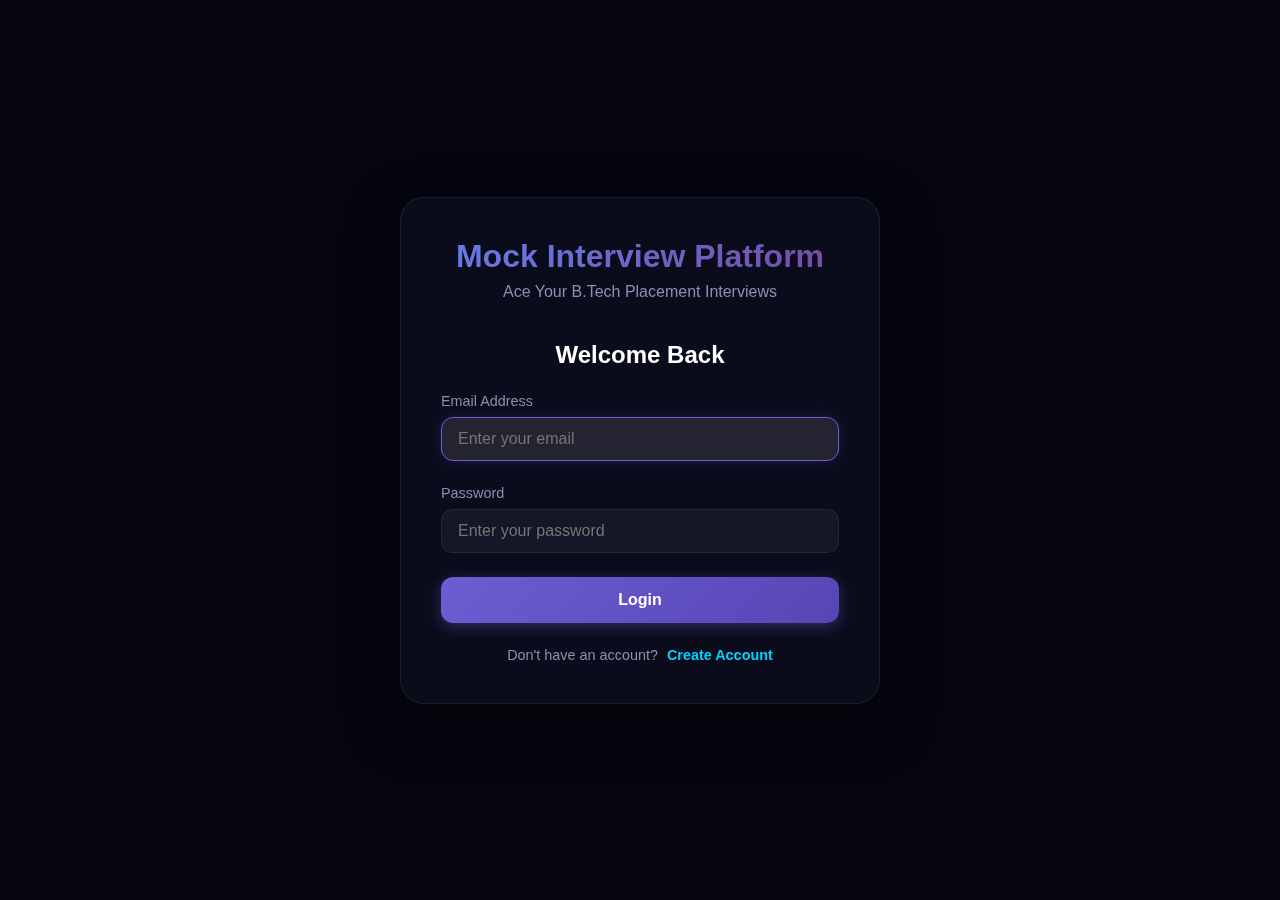
<file: frontend/index.html>
<!DOCTYPE html>
<html lang="en">

<head>
    <meta charset="UTF-8">
    <meta name="viewport" content="width=device-width, initial-scale=1.0">
    <title>Mock Interview Platform - Login</title>
    <link rel="stylesheet" href="css/style.css">
    <link rel="stylesheet" href="css/animations.css">
</head>

<body>
    <div class="container">
        <div class="auth-box">
            <!-- Hero Section -->
            <div class="hero-section">
                <h1 class="gradient-text">Mock Interview Platform</h1>
                <p class="subtitle">Ace Your B.Tech Placement Interviews</p>
            </div>

            <!-- Login Form -->
            <div id="login-form" class="form-container">
                <h2>Welcome Back</h2>
                <form onsubmit="handleLogin(event)">
                    <div class="form-group">
                        <label for="login-email">Email Address</label>
                        <input type="email" id="login-email" placeholder="Enter your email" required
                            autocomplete="email">
                    </div>
                    <div class="form-group">
                        <label for="login-password">Password</label>
                        <input type="password" id="login-password" placeholder="Enter your password" required
                            autocomplete="current-password">
                    </div>
                    <button type="submit" class="btn btn-primary ripple-container" id="login-btn">
                        <span>Login</span>
                    </button>
                </form>
                <p class="toggle-form">
                    Don't have an account?
                    <a href="#" onclick="toggleForms(event)" class="btn-link">Create Account</a>
                </p>
            </div>

            <!-- Register Form -->
            <div id="register-form" class="form-container" style="display: none;">
                <h2>Create Account</h2>
                <form onsubmit="handleRegister(event)">
                    <div class="form-group">
                        <label for="register-name">Full Name</label>
                        <input type="text" id="register-name" placeholder="Enter your full name" required
                            autocomplete="name">
                    </div>
                    <div class="form-group">
                        <label for="register-email">Email Address</label>
                        <input type="email" id="register-email" placeholder="Enter your email" required
                            autocomplete="email">
                    </div>
                    <div class="form-group">
                        <label for="register-password">Password</label>
                        <input type="password" id="register-password" placeholder="Create a password (min 6 characters)"
                            required autocomplete="new-password" minlength="6">
                    </div>
                    <button type="submit" class="btn btn-primary ripple-container" id="register-btn">
                        <span>Create Account</span>
                    </button>
                </form>
                <p class="toggle-form">
                    Already have an account?
                    <a href="#" onclick="toggleForms(event)" class="btn-link">Login</a>
                </p>
            </div>

            <div id="message" class="message" style="display: none;"></div>
        </div>
    </div>

    <script src="js/main.js"></script>
    <script>
        // Toggle between login and register forms with smooth animation
        function toggleForms(event) {
            event.preventDefault();

            const loginForm = document.getElementById('login-form');
            const registerForm = document.getElementById('register-form');

            // Add fade out animation
            const activeForm = loginForm.style.display !== 'none' ? loginForm : registerForm;
            const inactiveForm = loginForm.style.display !== 'none' ? registerForm : loginForm;

            activeForm.style.opacity = '0';
            activeForm.style.transform = 'translateY(-20px)';

            setTimeout(() => {
                activeForm.style.display = 'none';
                inactiveForm.style.display = 'block';
                inactiveForm.style.opacity = '0';
                inactiveForm.style.transform = 'translateY(20px)';

                // Trigger reflow
                inactiveForm.offsetHeight;

                // Fade in
                inactiveForm.style.transition = 'all 0.3s ease';
                inactiveForm.style.opacity = '1';
                inactiveForm.style.transform = 'translateY(0)';
            }, 300);

            // Clear message
            const messageDiv = document.getElementById('message');
            messageDiv.style.display = 'none';
            messageDiv.textContent = '';
        }

        // Add ripple effect to buttons
        function createRipple(event) {
            const button = event.currentTarget;
            const ripple = document.createElement('span');
            const rect = button.getBoundingClientRect();
            const size = Math.max(rect.width, rect.height);
            const x = event.clientX - rect.left - size / 2;
            const y = event.clientY - rect.top - size / 2;

            ripple.style.width = ripple.style.height = size + 'px';
            ripple.style.left = x + 'px';
            ripple.style.top = y + 'px';
            ripple.classList.add('ripple');

            button.appendChild(ripple);

            setTimeout(() => ripple.remove(), 600);
        }

        // Add ripple effect to all buttons
        document.querySelectorAll('.ripple-container').forEach(button => {
            button.addEventListener('click', createRipple);
        });

        // Handle registration
        async function handleRegister(event) {
            event.preventDefault();

            const name = document.getElementById('register-name').value.trim();
            const email = document.getElementById('register-email').value.trim();
            const password = document.getElementById('register-password').value;

            // Validate inputs
            if (!name || !email || !password) {
                showMessage('Please fill in all fields', 'error');
                return;
            }

            if (password.length < 6) {
                showMessage('Password must be at least 6 characters', 'error');
                shakeInput('register-password');
                return;
            }

            const registerBtn = document.getElementById('register-btn');
            registerBtn.disabled = true;
            registerBtn.innerHTML = '<span class="loading-dots">Creating account</span>';

            try {
                const response = await fetch(`${API_BASE_URL}/auth/register`, {
                    method: 'POST',
                    headers: { 'Content-Type': 'application/json' },
                    body: JSON.stringify({
                        full_name: name,
                        email: email,
                        password: password
                    })
                });

                const data = await response.json();

                if (response.ok) {
                    // Auto-login after register
                    localStorage.setItem('auth_token', data.token);
                    localStorage.setItem('user_id', data.user.id);
                    localStorage.setItem('user_email', data.user.email);
                    localStorage.setItem('user_name', data.user.name);

                    showMessage('✓ Account created! Redirecting...', 'success');
                    setTimeout(() => {
                        window.location.href = 'student_dashboard.html';
                    }, 1500);
                } else {
                    showMessage(data.error || 'Registration failed', 'error');
                    shakeInput('register-email');
                }
            } catch (error) {
                showMessage('Unable to connect to server. Please try again.', 'error');
                console.error('Registration error:', error);
            } finally {
                registerBtn.disabled = false;
                registerBtn.innerHTML = '<span>Create Account</span>';
            }
        }

        // Handle login
        async function handleLogin(event) {
            event.preventDefault();

            const email = document.getElementById('login-email').value.trim();
            const password = document.getElementById('login-password').value;

            if (!email || !password) {
                showMessage('Please enter email and password', 'error');
                return;
            }

            const loginBtn = document.getElementById('login-btn');
            loginBtn.disabled = true;
            loginBtn.innerHTML = '<span class="loading-dots">Logging in</span>';

            try {
                const response = await fetch(`${API_BASE_URL}/auth/login`, {
                    method: 'POST',
                    headers: { 'Content-Type': 'application/json' },
                    body: JSON.stringify({
                        email: email,
                        password: password
                    })
                });

                const data = await response.json();

                if (response.ok) {
                    // Save user data
                    localStorage.setItem('auth_token', data.token);
                    localStorage.setItem('user_id', data.user.id);
                    localStorage.setItem('user_email', data.user.email);
                    localStorage.setItem('user_name', data.user.name);

                    showMessage('✓ Login successful! Redirecting...', 'success');

                    // Redirect based on role
                    setTimeout(() => {
                        if (data.user.role === 'admin') {
                            window.location.href = 'admin.html';
                        } else {
                            window.location.href = 'student_dashboard.html';
                        }
                    }, 1000);
                } else {
                    showMessage(data.error || 'Invalid email or password', 'error');
                    shakeInput('login-email');
                    shakeInput('login-password');
                }
            } catch (error) {
                showMessage('Unable to connect to server. Please try again.', 'error');
                console.error('Login error:', error);
            } finally {
                loginBtn.disabled = false;
                loginBtn.innerHTML = '<span>Login</span>';
            }
        }

        // Show message with animation
        function showMessage(text, type) {
            const messageDiv = document.getElementById('message');
            messageDiv.textContent = text;
            messageDiv.className = `message ${type}`;
            messageDiv.style.display = 'block';
            messageDiv.classList.add('animate-slide-down');

            // Remove animation class after animation completes
            setTimeout(() => {
                messageDiv.classList.remove('animate-slide-down');
            }, 500);
        }

        // Shake input on error
        function shakeInput(inputId) {
            const input = document.getElementById(inputId);
            input.classList.add('error', 'animate-shake');

            setTimeout(() => {
                input.classList.remove('error', 'animate-shake');
            }, 500);
        }

        // Add smooth transitions to form containers
        document.querySelectorAll('.form-container').forEach(form => {
            form.style.transition = 'all 0.3s ease';
        });

        // Auto-focus first input
        document.getElementById('login-email').focus();
    </script>
</body>

</html>
</file>
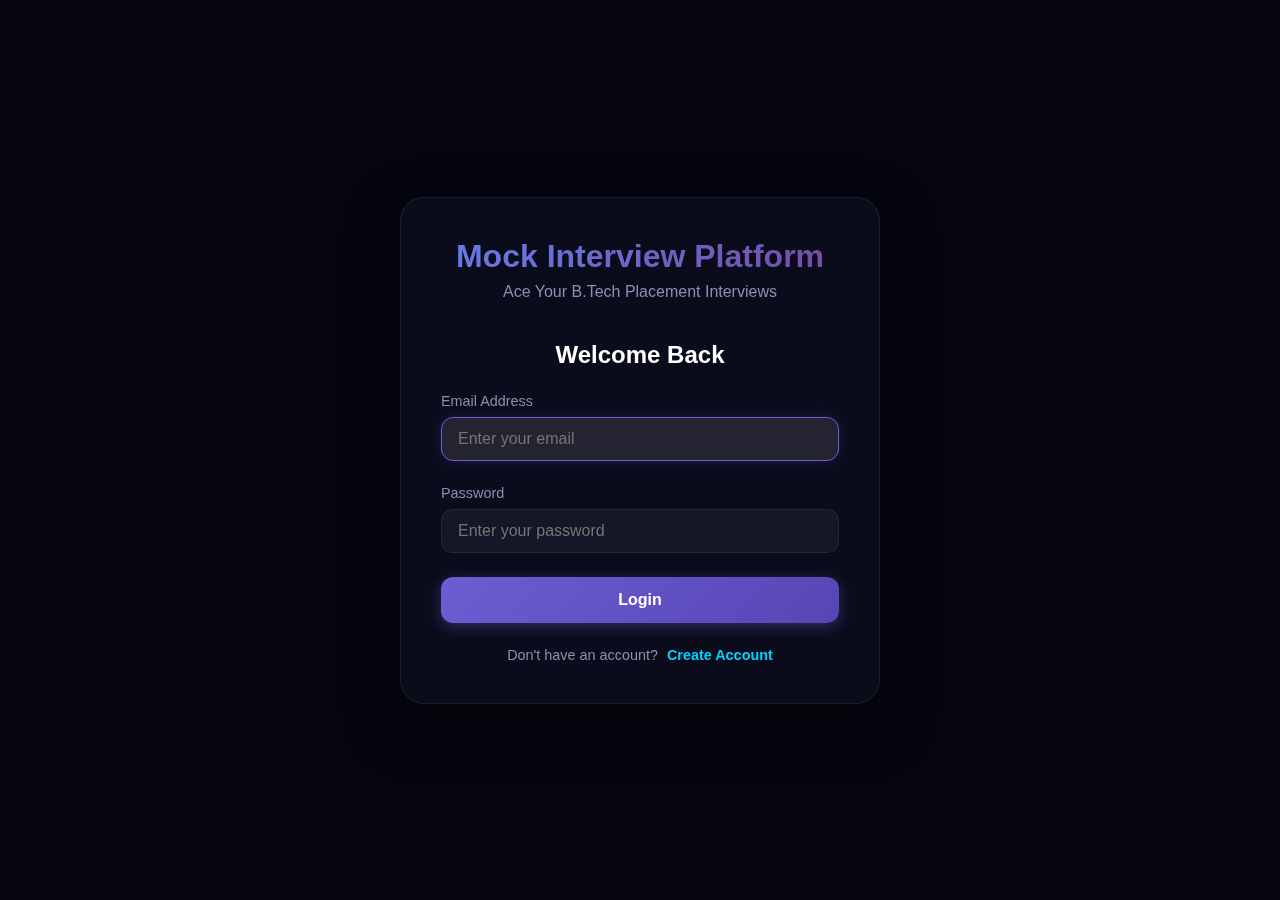
<file: frontend/result.html>
<!DOCTYPE html>
<html lang="en">

<head>
    <meta charset="UTF-8">
    <meta name="viewport" content="width=device-width, initial-scale=1.0">
    <title>Results | Command Center</title>
    <link rel="preconnect" href="https://fonts.googleapis.com">
    <link
        href="https://fonts.googleapis.com/css2?family=JetBrains+Mono:wght@400;700&family=Outfit:wght@300;400;600;700&display=swap"
        rel="stylesheet">
    <link rel="stylesheet" href="css/style.css">
    <link rel="stylesheet" href="css/animations.css">
</head>

<body class="command-center-body">
    <div class="ambient-bg"></div>
    <div class="grid-overlay"></div>

    <div class="hud-container">
        <!-- HEADER -->
        <header class="hud-header glass-panel">
            <div class="logo-area">
                <span class="status-dot online"></span>
                <span class="system-text">CANDIDATE EVALUATION FORM</span>
            </div>
            <a href="upload_resume.html" class="primary-btn" style="padding: 8px 16px; font-size: 0.8rem;">
                NEW SESSION
            </a>
        </header>

        <main class="hud-main vertical-layout">
            <!-- TOP: Score Hero -->
            <section class="score-hero">
                <div class="glass-panel-minimal" style="text-align: center; padding: var(--space-lg);">
                    <div class="score-ring-container"
                        style="position: relative; width: 180px; height: 180px; margin: 0 auto;">
                        <svg width="180" height="180" style="transform: rotate(-90deg);">
                            <circle cx="90" cy="90" r="80" fill="none" stroke="var(--glass-border)" stroke-width="8">
                            </circle>
                            <circle id="score-ring" cx="90" cy="90" r="80" fill="none" stroke="var(--primary-accent)"
                                stroke-width="8" stroke-dasharray="502" stroke-dashoffset="502"
                                style="transition: stroke-dashoffset 2s ease-out;"></circle>
                        </svg>
                        <div style="position: absolute; top: 50%; left: 50%; transform: translate(-50%, -50%);">
                            <div class="system-text" style="font-size: 2.5rem; color: var(--text-main);"
                                id="final-score">0.0</div>
                            <div class="system-text" style="font-size: 0.7rem; color: var(--text-dim);">PERFORMANCE
                            </div>
                        </div>
                    </div>
                    <div style="margin-top: 1rem;">
                        <div id="feedback-rating" class="tag"
                            style="font-size: 1.2rem; background: rgba(255,255,255,0.05);">ANALYZING...</div>
                    </div>

                    <!-- Skill Breakdown -->
                    <div id="skill-stats" class="skill-breakdown" style="display:none; text-align: left;">
                        <div class="system-text" style="margin-bottom: 10px; color: var(--primary-accent);">SKILL
                            ANALYSIS</div>
                        <div id="skill-bars-container"></div>
                    </div>
                </div>
            </section>

            <!-- CENTER: Detailed Results Feed -->
            <section class="results-feed">
                <div class="feed-header">
                    <span class="system-text">/// DETAILED_ASSESSMENT_LOG</span>
                </div>
                <div id="answers-list" class="scrollable-feed">
                    <div class="loading-spinner"></div>
                </div>
            </section>
        </main>
    </div>

    <!-- Confetti -->
    <div id="confetti"
        style="position: absolute; top:0; left:0; width:100%; height:100%; pointer-events: none; z-index: 99;"></div>

    <script src="js/main.js"></script>
    <script>
        const sessionId = new URLSearchParams(window.location.search).get('session_id');
        if (!sessionId) window.location.href = 'upload_resume.html';

        async function loadResults() {
            try {
                const res = await fetch(`${API_BASE_URL}/interview/results/${sessionId}`);
                if (!res.ok) throw new Error("Failed to load results");

                const data = await res.json();

                // Animate Score
                const score = data.total_score;
                const max = 10;
                const offset = 565 - (565 * (score / max));
                setTimeout(() => document.getElementById('score-ring').style.strokeDashoffset = offset, 500);
                document.getElementById('final-score').innerText = score.toFixed(1);

                // Rating
                const ratingDiv = document.getElementById('feedback-rating');
                if (score >= 8) { ratingDiv.innerText = "EXCELLENT"; ratingDiv.style.color = "var(--success-green)"; triggerConfetti(); }
                else if (score >= 5) { ratingDiv.innerText = "SATISFACTORY"; ratingDiv.style.color = "var(--secondary-accent)"; }
                else { ratingDiv.innerText = "NEEDS IMPROVEMENT"; ratingDiv.style.color = "var(--error-red)"; }

                // Skill Breakdown
                if (data.skill_breakdown && data.skill_breakdown.length > 0) {
                    const skillContainer = document.getElementById('skill-stats');
                    const barsContainer = document.getElementById('skill-bars-container');
                    skillContainer.style.display = 'block';

                    barsContainer.innerHTML = data.skill_breakdown.map(s => {
                        const pct = (s.score / 10) * 100;
                        let colorClass = 'low';
                        if (s.score >= 8) colorClass = 'high';
                        else if (s.score >= 5) colorClass = 'med';

                        return `
                        <div class="skill-item">
                            <div class="skill-header">
                                <span>${s.skill}</span>
                                <span>${s.score}/10</span>
                            </div>
                            <div class="skill-track">
                                <div class="skill-fill ${colorClass}" style="width: ${pct}%"></div>
                            </div>
                        </div>`;
                    }).join('');
                }

                // List
                const list = document.getElementById('answers-list');
                list.innerHTML = data.answers.map((a, i) => {
                    const techScore = a.technical_score !== undefined ? a.technical_score : a.score;
                    const commScore = a.communication_score !== undefined ? a.communication_score : a.score;
                    const probScore = a.problem_solving_score !== undefined ? a.problem_solving_score : a.score;

                    return `
                    <div class="result-card animate-slide-in-right" style="animation-delay: ${i * 0.1}s">
                         <div style="display: flex; justify-content: space-between; margin-bottom: 0.5rem;">
                            <span class="system-text" style="color: var(--secondary-accent); font-size: 0.8rem;">Q${i + 1}</span>
                            <div class="tag">${a.difficulty}</div>
                        </div>
                        <div class="question-text" style="font-size: 1.1rem; margin-bottom: 0.5rem;">Q${i + 1}: ${formatQText(a.question_text)}</div>
                        <div class="answer-box">
                            <div style="color: var(--text-dim); font-size: 0.9rem; margin-bottom: 0.5rem;">CANDIDATE RESPONSE:</div>
                             <div style="color: var(--text-main); white-space: pre-wrap;">${formatQText(a.user_answer)}</div>
                        </div>

                        <!-- COMPETENCY PILLARS -->
                        <div style="display: flex; gap: 10px; margin-top: 15px;">
                             <div style="flex: 1; background: rgba(0,0,0,0.3); padding: 8px 10px; border-radius: 4px; border: 1px solid var(--glass-border);">
                                <div style="font-size: 0.7rem; color: var(--text-dim); margin-bottom: 2px;">TECHNICAL DEPTH</div>
                                <div style="color: ${techScore >= 7 ? 'var(--success-green)' : 'var(--text-main)'}; font-weight: bold; font-size: 1.1rem;">${techScore}/10</div>
                             </div>
                             <div style="flex: 1; background: rgba(0,0,0,0.3); padding: 8px 10px; border-radius: 4px; border: 1px solid var(--glass-border);">
                                <div style="font-size: 0.7rem; color: var(--text-dim); margin-bottom: 2px;">PROBLEM SOLVING</div>
                                <div style="color: ${probScore >= 7 ? 'var(--primary-accent)' : 'var(--text-main)'}; font-weight: bold; font-size: 1.1rem;">${probScore}/10</div>
                             </div>
                             <div style="flex: 1; background: rgba(0,0,0,0.3); padding: 8px 10px; border-radius: 4px; border: 1px solid var(--glass-border);">
                                <div style="font-size: 0.7rem; color: var(--text-dim); margin-bottom: 2px;">COMMUNICATION</div>
                                <div style="color: ${commScore >= 7 ? 'var(--secondary-accent)' : 'var(--text-main)'}; font-weight: bold; font-size: 1.1rem;">${commScore}/10</div>
                             </div>
                        </div>

                        <div style="margin-top: 1rem; font-size: 0.9rem; padding: 1.2rem; background: rgba(255,255,255,0.02); border: 1px solid rgba(255,255,255,0.05); border-radius: 8px;">
                             <div style="color: var(--primary-accent); margin-bottom: 0.8rem; font-weight: bold; font-family: 'JetBrains Mono', monospace;">RECRUITER NOTES:</div>
                             <div style="white-space: pre-wrap; line-height: 1.6; color: ${a.score >= 5 ? 'var(--text-main)' : 'var(--error-red)'}">${a.feedback}</div>
                             <div style="display: flex; justify-content: space-between; align-items: center; margin-top: 1rem; border-top: 1px solid rgba(255,255,255,0.05); padding-top: 0.8rem;">
                                 <button onclick="reportIssue('${sessionId}', ${a.question_id})" class="report-btn">⚠ REPORT ISSUE</button>
                                 <div style="text-align: right; color: var(--text-main); font-weight: bold; font-size: 1.1rem;">OVERALL SCORE: <span style="color: var(--secondary-accent)">${a.score}/10</span></div>
                             </div>
                        </div>
                    </div>
                `}).join('');

            } catch (e) {
                console.error(e);
            }
        }

        function triggerConfetti() {
            // Simple JS confetti could go here, omitting for brevity/performance
        }

        /** Escape HTML and convert \n to <br> for safe multi-line display */
        function formatQText(text) {
            if (!text) return '';
            return String(text)
                .replace(/&/g, '&amp;')
                .replace(/</g, '&lt;')
                .replace(/>/g, '&gt;')
                .replace(/"/g, '&quot;')
                .replace(/\\n/g, '<br>')
                .replace(/\n/g, '<br>');
        }

        async function reportIssue(sessId, qId) {
            const reason = prompt("Why is this grading incorrect? (e.g. 'Key concept was missed')");
            if (!reason) return;

            try {
                const res = await fetch(`${API_BASE_URL}/api/flag_answer`, {
                    method: 'POST',
                    headers: { 'Content-Type': 'application/json' },
                    body: JSON.stringify({ session_id: sessId, question_id: qId, reason: reason })
                });

                if (res.ok) alert("Report submitted to Admin for review. Only 1 report per answer allowed.");
                else alert("Error submitting report (or already reported).");
            } catch (e) {
                console.error(e);
                alert("Network error.");
            }
        }

        loadResults();
    </script>
    <style>
        .result-card {
            background: rgba(255, 255, 255, 0.03);
            border: 1px solid var(--glass-border);
            padding: 1.5rem;
            margin-bottom: 1rem;
            border-radius: 8px;
        }

        .answer-box {
            background: rgba(0, 0, 0, 0.3);
            padding: 1rem;
            border-left: 2px solid var(--primary-accent);
        }

        .report-btn {
            background: transparent;
            border: 1px solid rgba(255, 100, 100, 0.3);
            color: rgba(255, 100, 100, 0.7);
            padding: 4px 8px;
            font-size: 0.7rem;
            cursor: pointer;
            border-radius: 4px;
            transition: all 0.2s;
        }

        .report-btn:hover {
            background: rgba(255, 100, 100, 0.1);
            border-color: rgba(255, 100, 100, 0.8);
            color: rgba(255, 100, 100, 1);
        }
    </style>
</body>

</html>
</file>
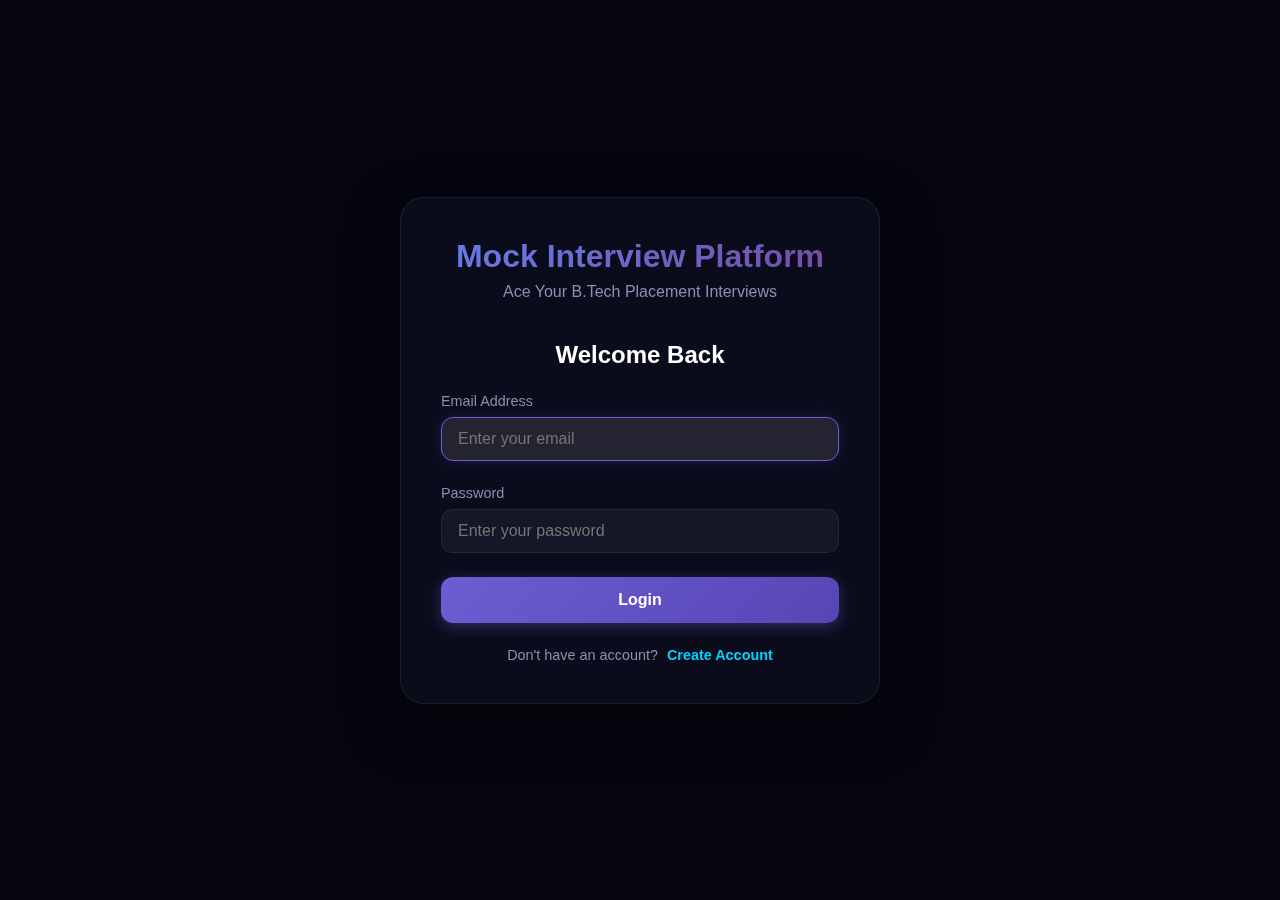
<file: frontend/student_dashboard.html>
<!DOCTYPE html>
<html lang="en">

<head>
    <meta charset="UTF-8">
    <meta name="viewport" content="width=device-width, initial-scale=1.0">
    <title>Student Portal | Placement Cell</title>
    <link href="https://fonts.googleapis.com/css2?family=Outfit:wght@300;400;600;700&display=swap" rel="stylesheet">
    <link rel="stylesheet" href="css/admin.css">
    <style>
        /* Student specific overrides */
        .drive-card {
            background: rgba(255, 255, 255, 0.03);
            border: 1px solid rgba(255, 255, 255, 0.1);
            border-radius: 12px;
            padding: 20px;
            margin-bottom: 20px;
            transition: transform 0.2s;
        }

        .drive-card:hover {
            transform: translateY(-2px);
            background: rgba(255, 255, 255, 0.05);
        }

        .drive-header {
            display: flex;
            justify-content: space-between;
            align-items: start;
            margin-bottom: 12px;
        }

        .company-name {
            font-size: 1.2rem;
            font-weight: 700;
            color: var(--primary);
        }

        .role-name {
            font-size: 1rem;
            color: var(--text-bright);
            margin-bottom: 8px;
        }

        .drive-meta {
            display: flex;
            gap: 15px;
            font-size: 0.9rem;
            color: var(--text-dim);
            margin-bottom: 15px;
        }

        .status-badge {
            padding: 4px 8px;
            border-radius: 4px;
            font-size: 0.8rem;
            font-weight: 600;
        }

        .status-upcoming {
            background: rgba(52, 152, 219, 0.2);
            color: #3498db;
        }

        .status-open {
            background: rgba(46, 204, 113, 0.2);
            color: #2ecc71;
        }

        .status-completed {
            background: rgba(149, 165, 166, 0.2);
            color: #95a5a6;
        }

        .btn-apply {
            width: 100%;
            padding: 10px;
            background: var(--primary);
            color: white;
            border: none;
            border-radius: 6px;
            cursor: pointer;
            font-family: inherit;
            font-weight: 600;
        }

        .btn-apply:hover {
            opacity: 0.9;
        }
    </style>
</head>

<body>
    <div class="dashboard-container">
        <!-- Sidebar -->
        <aside class="sidebar">
            <div class="logo">
                <h2>T&P CELL</h2>
                <span>STUDENT PORTAL</span>
            </div>
            <nav class="nav-menu">
                <a href="#" class="nav-item active" onclick="showSection('dashboard', this)">Dashboard</a>
                <a href="upload_resume.html" class="nav-item">Take Interview</a>
                <a href="#" class="nav-item" onclick="showSection('history', this)">My History</a>
            </nav>
            <div class="user-profile">
                <div class="avatar" id="user-avatar">S</div>
                <div class="user-info">
                    <span class="name" id="user-name">Student</span>
                    <span class="role">Candidate</span>
                </div>
            </div>
            <div style="padding: 20px;">
                <button onclick="logout()"
                    style="width: 100%; padding: 10px; background: rgba(255,255,255,0.1); border: 1px solid rgba(255,255,255,0.1); color: var(--text-dim); border-radius: 6px; cursor: pointer;">Logout</button>
            </div>
        </aside>

        <!-- Main Content -->
        <main class="main-content">
            <header class="header">
                <h1 id="page-title">Dashboard</h1>
                <div class="date-display" id="current-date">--/--/----</div>
            </header>

            <!-- VIEW: DASHBOARD -->
            <section id="view-dashboard" class="view-section">
                <!-- Stats -->
                <section class="stats-grid">
                    <div class="stat-card">
                        <div class="stat-info">
                            <h3>Interviews Taken</h3>
                            <p class="stat-value" id="stat-interviews">0</p>
                        </div>
                    </div>
                    <div class="stat-card">
                        <div class="stat-info">
                            <h3>Avg. Score</h3>
                            <p class="stat-value" id="stat-avg-score">0.0</p>
                        </div>
                    </div>
                </section>

                <!-- Skill Analysis Heatmap -->
                <section class="skill-heatmap-section" style="margin-top: 30px;">
                    <div class="glass-panel"
                        style="padding: 20px; border-radius: 12px; background: rgba(255,255,255,0.03);">
                        <h3 style="margin-bottom: 20px; color: var(--text-bright);">Skill Proficiency Analysis</h3>
                        <div id="skill-heatmap-container"
                            style="display: grid; grid-template-columns: repeat(auto-fill, minmax(250px, 1fr)); gap: 20px;">
                            <!-- Populated by JS -->
                            <div style="color: var(--text-dim);">No sufficient data for analysis yet.</div>
                        </div>
                    </div>
                </section>

                <div class="drives-section" style="margin-top: 30px;">
                    <h2 style="margin-bottom: 20px;">Upcoming Placement Drives</h2>
                    <div id="drives-list">
                        <!-- Populated by JS -->
                        <div style="text-align: center; color: var(--text-dim); padding: 20px;">Loading drives...</div>
                    </div>
                </div>
            </section>

            <!-- VIEW: HISTORY -->
            <section id="view-history" class="view-section" style="display: none;">
                <h2>My Interview History</h2>
                <div class="table-container" style="margin-top: 20px;">
                    <table class="data-table">
                        <thead>
                            <tr>
                                <th>Date</th>
                                <th>Status</th>
                                <th>Score/10</th>
                                <th>Questions</th>
                            </tr>
                        </thead>
                        <tbody id="history-table-body">
                            <!-- Populated by JS -->
                        </tbody>
                    </table>
                </div>
            </section>

        </main>
    </div>

    <script src="js/main.js"></script>
    <script src="js/student_dashboard.js?v=5"></script>
</body>

</html>
</file>
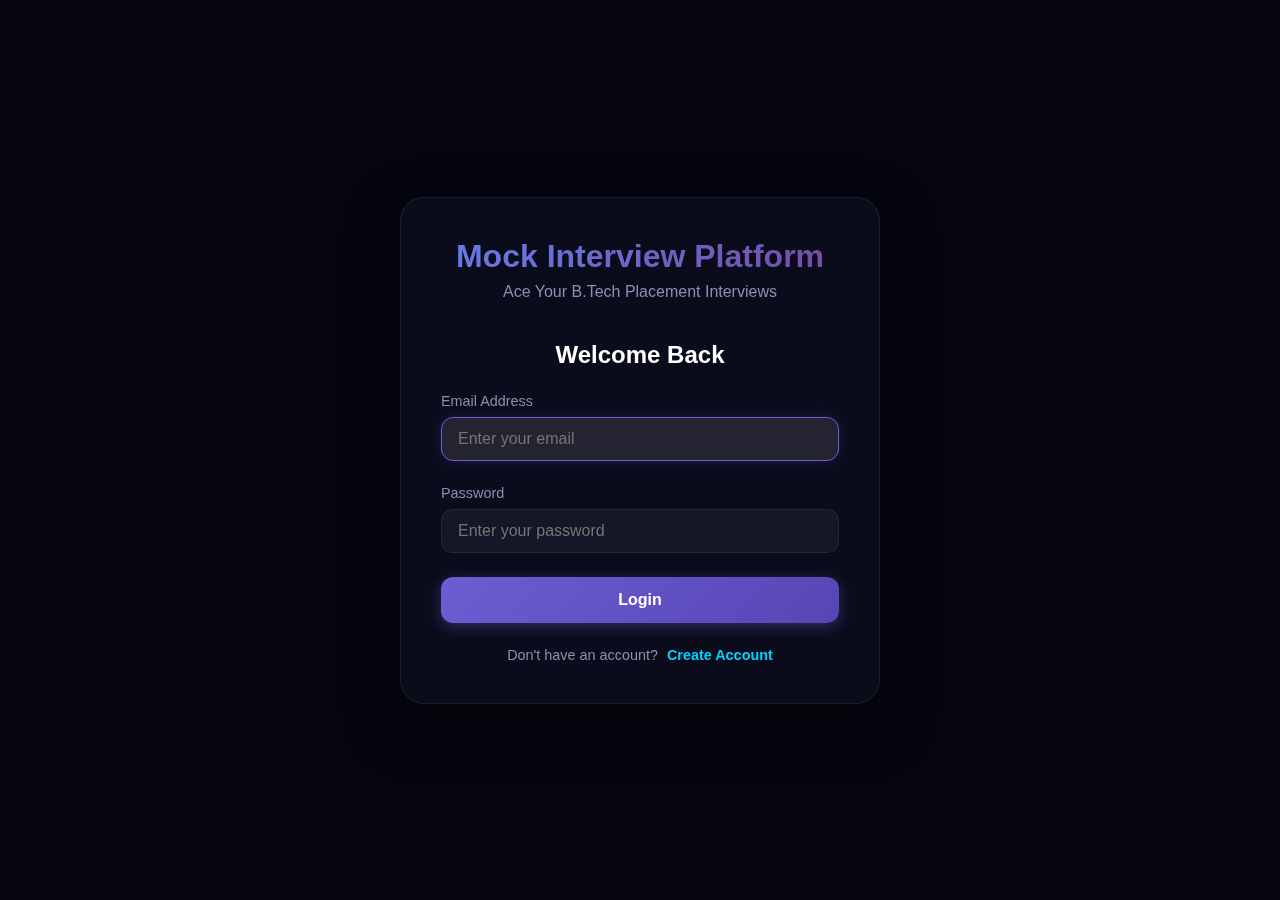
<file: frontend/upload_resume.html>
<!DOCTYPE html>
<html lang="en">

<head>
    <meta charset="UTF-8">
    <meta name="viewport" content="width=device-width, initial-scale=1.0">
    <title>Upload Resume | Command Center</title>
    <link rel="preconnect" href="https://fonts.googleapis.com">
    <link rel="preconnect" href="https://fonts.gstatic.com" crossorigin>
    <link
        href="https://fonts.googleapis.com/css2?family=JetBrains+Mono:wght@400;700&family=Outfit:wght@300;400;600;700&display=swap"
        rel="stylesheet">
    <link rel="stylesheet" href="css/style.css">
    <link rel="stylesheet" href="css/animations.css">
</head>

<body class="command-center-body">
    <!-- Dynamic Background -->
    <div class="ambient-bg"></div>
    <div class="grid-overlay"></div>

    <div class="hud-container">
        <!-- HEADER -->
        <header class="hud-header glass-panel">
            <div class="logo-area">
                <span class="status-dot online"></span>
                <span class="system-text">CANDIDATE PORTAL <span class="version">v2.0</span></span>
            </div>
            <div class="user-display">
                <span class="system-text">LOGGED IN AS: <span id="user-display-email"
                        class="highlight">USER</span></span>
                <button onclick="logout()" class="icon-btn-sm" title="Logout">
                    <svg width="16" height="16" viewBox="0 0 24 24" fill="none" stroke="currentColor" stroke-width="2">
                        <path d="M9 21H5a2 2 0 0 1-2-2V5a2 2 0 0 1 2-2h4"></path>
                        <polyline points="16 17 21 12 16 7"></polyline>
                        <line x1="21" y1="12" x2="9" y2="12"></line>
                    </svg>
                </button>
            </div>
        </header>

        <!-- MAIN LAYOUT: Split View -->
        <main class="hud-main">
            <!-- LEFT: Upload Zone -->
            <section class="interviewer-stage">
                <div class="glass-panel"
                    style="padding: var(--space-xl); width: 100%; max-width: 500px; text-align: center;">
                    <h2 class="section-title">INITIALIZE INTERVIEW</h2>
                    <p class="subtitle">Upload resume to calibrate system</p>

                    <form id="upload-form" class="upload-area" onsubmit="handleUpload(event)">
                        <input type="file" id="resume-file" accept=".pdf" hidden>
                        <label for="resume-file" class="drop-zone" id="file-drop-zone">
                            <div class="upload-icon-container">
                                <svg width="48" height="48" viewBox="0 0 24 24" fill="none"
                                    stroke="var(--secondary-accent)" stroke-width="1.5">
                                    <path d="M14 2H6a2 2 0 0 0-2 2v16a2 2 0 0 0 2 2h12a2 2 0 0 0 2-2V8z"></path>
                                    <polyline points="14 2 14 8 20 8"></polyline>
                                    <line x1="12" y1="18" x2="12" y2="12"></line>
                                    <line x1="9" y1="15" x2="15" y2="15"></line>
                                </svg>
                            </div>
                            <span id="file-instruction">DROP PDF RESUME HERE</span>
                            <span id="file-selected-name" class="file-name" style="display: none;">resume.pdf</span>
                        </label>

                        <!-- PERSONA SELECTOR -->
                        <div id="persona-selector" style="text-align: left; margin-top: 2rem; display: none;">
                            <p class="subtitle" style="font-size: 0.9rem; margin-bottom: 10px;">SELECT INTERVIEWER
                                PERSONA:</p>
                            <div class="persona-grid">
                                <div class="persona-card active" onclick="selectPersona('standard', this)">
                                    <div class="p-icon">🤖</div>
                                    <div class="p-info">
                                        <div class="p-name">Standard AI</div>
                                        <div class="p-desc">Balanced mix of technical and behavioral questions.</div>
                                    </div>
                                </div>
                                <div class="persona-card" onclick="selectPersona('technical', this)">
                                    <div class="p-icon">👨‍💻</div>
                                    <div class="p-info">
                                        <div class="p-name">Strict Tech Lead</div>
                                        <div class="p-desc">Deep technical grilling. Focuses on hard problems.</div>
                                    </div>
                                </div>
                                <div class="persona-card" onclick="selectPersona('hr', this)">
                                    <div class="p-icon">👔</div>
                                    <div class="p-info">
                                        <div class="p-name">HR Manager</div>
                                        <div class="p-desc">Focuses on soft skills, culture fit, and teamwork.</div>
                                    </div>
                                </div>
                            </div>
                        </div>

                        <!-- Progress Bar -->
                        <div id="upload-progress" class="progress-bar-container"
                            style="display: none; width: 100%; margin-top: 1rem;">
                            <div id="progress-fill" class="progress-fill"></div>
                        </div>

                        <!-- Skills Display -->
                        <div id="extracted-skills-area"
                            style="display: none; margin-top: 20px; animation: fadeIn 0.5s;">
                            <p class="subtitle" style="text-align: left; font-size: 0.8rem; margin-bottom: 10px;">
                                DETECTED CAPABILITIES:</p>
                            <div id="skills-tags"
                                style="display: flex; flex-wrap: wrap; gap: 8px; justify-content: center;">
                                <!-- Skills injected here -->
                            </div>
                        </div>

                        <button type="submit" id="upload-btn" class="primary-btn mt-4" disabled>
                            INITIATE SCAN <span class="arrow">→</span>
                        </button>
                    </form>
                </div>
            </section>

            <!-- RIGHT: History Log -->
            <section class="interaction-zone">
                <div class="glass-panel-dark"
                    style="height: 100%; overflow: hidden; display: flex; flex-direction: column;">
                    <div class="panel-header"
                        style="padding: var(--space-md); border-bottom: 1px solid var(--glass-border);">
                        <span class="system-text">/// SESSION_LOGS</span>
                    </div>
                    <div id="history-list" class="history-list" style="overflow-y: auto; padding: var(--space-md);">
                        <!-- History Items Injected Here -->
                        <div class="loading-spinner"></div>
                    </div>
                </div>
            </section>
        </main>

        <!-- TOAST -->
        <div id="message" class="system-toast"></div>
    </div>

    <script src="js/main.js"></script>
    <script>
        // Auth Check
        const userId = localStorage.getItem('user_id');
        const userEmail = localStorage.getItem('user_email');
        if (!userId) window.location.href = 'index.html';

        document.getElementById('user-display-email').textContent = userEmail;

        // File Handling
        const dropZone = document.getElementById('file-drop-zone');
        const fileInput = document.getElementById('resume-file');
        let selectedFile = null;

        fileInput.addEventListener('change', (e) => handleFile(e.target.files[0]));

        // Drag & Drop
        ['dragenter', 'dragover'].forEach(e => {
            dropZone.addEventListener(e, (ev) => {
                ev.preventDefault();
                dropZone.classList.add('active');
            });
        });

        ['dragleave', 'drop'].forEach(e => {
            dropZone.addEventListener(e, (ev) => {
                ev.preventDefault();
                dropZone.classList.remove('active');
            })
        });

        dropZone.addEventListener('drop', (e) => {
            handleFile(e.dataTransfer.files[0]);
        });

        // Global Persona State
        let selectedPersona = 'standard';

        function selectPersona(persona, el) {
            selectedPersona = persona;
            document.querySelectorAll('.persona-card').forEach(c => c.classList.remove('active'));
            el.classList.add('active');
        }

        function handleFile(file) {
            if (!file || file.type !== 'application/pdf') {
                showToast("INVALID FORMAT: PDF REQUIRED", "error");
                return;
            }
            selectedFile = file;
            document.getElementById('file-instruction').style.display = 'none';
            const nameDisplay = document.getElementById('file-selected-name');
            nameDisplay.textContent = file.name;
            nameDisplay.style.display = 'block';
            nameDisplay.classList.add('animate-pulse');

            // Show Selector
            document.getElementById('persona-selector').style.display = 'block';

            document.getElementById('upload-btn').disabled = false;
        }

        async function handleUpload(e) {
            e.preventDefault();
            if (!selectedFile) return;

            const btn = document.getElementById('upload-btn');
            btn.innerHTML = 'SCANNING...';
            btn.disabled = true;
            document.getElementById('upload-progress').style.display = 'block';

            // Sim Progress
            let width = 0;
            const interval = setInterval(() => {
                width += 5;
                if (width > 90) clearInterval(interval);
                document.getElementById('progress-fill').style.width = width + '%';
            }, 100);

            const formData = new FormData();
            formData.append('user_id', userId);
            formData.append('file', selectedFile);

            try {
                // 1. Upload
                const uploadRes = await fetch(`${API_BASE_URL}/resume/upload`, {
                    method: 'POST', body: formData
                });
                const uploadData = await uploadRes.json();
                if (!uploadRes.ok) throw new Error(uploadData.error);

                // SHOW SKILLS ANIMATION
                document.getElementById('upload-progress').style.display = 'none';
                document.getElementById('persona-selector').style.display = 'none'; // hide selector during animation

                const skillsDiv = document.getElementById('extracted-skills-area');
                if (skillsDiv) {
                    skillsDiv.style.display = 'block';
                    const skillsList = document.getElementById('skills-tags');
                    skillsList.innerHTML = '';

                    const skills = uploadData.skills_found || ['No specific skills detected'];
                    skills.forEach((skill, i) => {
                        setTimeout(() => {
                            const tag = document.createElement('span');
                            tag.className = 'skill-tag';
                            tag.textContent = skill;
                            skillsList.appendChild(tag);
                        }, i * 200);
                    });

                    showToast(`DETECTED ${skills.length} SKILLS. CALIBRATING (${selectedPersona.toUpperCase()})...`, "success");

                    // Wait for user to read skills before starting
                    await new Promise(r => setTimeout(r, 2000 + (skills.length * 200)));
                }

                // 2. Start Session
                const startRes = await fetch(`${API_BASE_URL}/interview/start`, {
                    method: 'POST',
                    headers: { 'Content-Type': 'application/json' },
                    body: JSON.stringify({
                        user_id: userId,
                        resume_id: uploadData.resume_id,
                        persona: selectedPersona
                    })
                });
                const startData = await startRes.json();
                if (!startRes.ok) throw new Error(startData.error);

                // Complete
                clearInterval(interval);
                document.getElementById('progress-fill').style.width = '100%';

                // Save Session
                localStorage.setItem('session_id', startData.session_id);
                // questions list no longer needed on client (server managed)

                showToast("SYSTEM CALIBRATED. LAUNCHING...", "success");
                setTimeout(() => window.location.href = 'interview.html', 1000);

            } catch (err) {
                console.error(err);
                showToast("ERROR: " + err.message, "error");
                btn.innerHTML = 'RETRY SCAN';
                btn.disabled = false;
                clearInterval(interval);
            }
        }

        async function loadHistory() {
            try {
                const res = await fetch(`${API_BASE_URL}/interview/history`);
                const data = await res.json();

                const list = document.getElementById('history-list');
                if (data.sessions && data.sessions.length > 0) {
                    list.innerHTML = data.sessions.map((s, i) => `
                        <div class="log-entry animate-slide-in-right" style="animation-delay: ${i * 0.1}s">
                            <div class="log-header">
                                <span class="log-date">${formatDate(s.started_at)}</span>
                                <span class="log-score ${s.total_score >= 7 ? 'good' : 'avg'}">${s.total_score.toFixed(1)}/10</span>
                            </div>
                            <div class="log-status">STATUS: ${s.status.toUpperCase()}</div>
                            ${s.status === 'completed' ? `<a href="result.html?session_id=${s.id}" class="log-link">VIEW REPORT >></a>` : ''}
                        </div>
                    `).join('');
                } else {
                    list.innerHTML = '<div class="system-text">NO LOGS FOUND</div>';
                }
            } catch (e) {
                console.error(e);
            }
        }

        function showToast(msg, type) {
            const t = document.getElementById('message');
            t.textContent = msg;
            t.className = `system-toast show ${type}`;
            setTimeout(() => t.className = 'system-toast', 3000);
        }

        loadHistory();
    </script>
    <style>
        /* Specific Styles for Upload */
        .drop-zone {
            border: 2px dashed var(--glass-border);
            border-radius: 12px;
            padding: 3rem;
            margin: 2rem 0;
            display: flex;
            flex-direction: column;
            align-items: center;
            cursor: pointer;
            transition: all 0.3s ease;
        }

        .drop-zone:hover,
        .drop-zone.active {
            border-color: var(--secondary-accent);
            background: rgba(0, 210, 255, 0.05);
        }

        .file-name {
            color: var(--secondary-accent);
            font-family: var(--font-code);
            margin-top: 1rem;
        }

        .log-entry {
            background: rgba(255, 255, 255, 0.03);
            border-left: 2px solid var(--glass-border);
            padding: 1rem;
            margin-bottom: 0.5rem;
            transition: all 0.2s;
        }

        .log-entry:hover {
            border-left-color: var(--secondary-accent);
            background: rgba(255, 255, 255, 0.05);
        }

        .log-header {
            display: flex;
            justify-content: space-between;
            margin-bottom: 0.5rem;
        }

        .log-date {
            font-family: var(--font-code);
            font-size: 0.8rem;
            color: var(--text-dim);
        }

        .log-score {
            font-weight: bold;
        }

        .log-score.good {
            color: var(--success-green);
        }

        .log-score.avg {
            color: var(--text-dim);
        }

        .log-link {
            color: var(--secondary-accent);
            font-size: 0.8rem;
            text-decoration: none;
            display: block;
            margin-top: 0.5rem;
        }

        .mt-4 {
            margin-top: 2rem;
        }

        .skill-tag {
            background: rgba(0, 210, 255, 0.1);
            border: 1px solid var(--secondary-accent);
            color: var(--secondary-accent);
            padding: 4px 12px;
            border-radius: 4px;
            font-size: 0.8rem;
            font-family: var(--font-code);
            animation: zoomIn 0.3s forwards;
            opacity: 0;
        }

        @keyframes zoomIn {
            from {
                transform: scale(0.5);
                opacity: 0;
            }

            to {
                transform: scale(1);
                opacity: 1;
            }
        }

        /* Persona Styles */
        .persona-grid {
            display: grid;
            grid-template-columns: repeat(auto-fit, minmax(140px, 1fr));
            gap: 15px;
        }

        .persona-card {
            display: flex;
            flex-direction: column;
            /* Stack icon and text */
            align-items: center;
            text-align: center;
            gap: 10px;
            padding: 20px;
            background: rgba(255, 255, 255, 0.03);
            border: 1px solid var(--glass-border);
            border-radius: 12px;
            cursor: pointer;
            transition: all 0.3s cubic-bezier(0.4, 0, 0.2, 1);
            position: relative;
            overflow: hidden;
        }

        .persona-card:hover {
            transform: translateY(-5px);
            background: rgba(255, 255, 255, 0.08);
            box-shadow: 0 10px 20px rgba(0, 0, 0, 0.2);
        }

        .persona-card.active {
            background: rgba(0, 210, 255, 0.1);
            border-color: var(--secondary-accent);
            box-shadow: 0 0 15px rgba(0, 210, 255, 0.2);
        }

        .p-icon {
            font-size: 2.5rem;
            margin-bottom: 5px;
            filter: grayscale(1);
            transition: filter 0.3s;
        }

        .persona-card.active .p-icon,
        .persona-card:hover .p-icon {
            filter: grayscale(0);
        }

        .p-name {
            font-weight: 700;
            font-size: 1rem;
            color: var(--text-bright);
        }

        .p-desc {
            font-size: 0.8rem;
            color: var(--text-dim);
            line-height: 1.4;
        }
    </style>
</body>

</html>
</file>
<file: frontend/css/style.css>
/* ============================================
   COMMAND CENTER THEME (World Class UI)
   ============================================ */

:root {
    /* Colors - Deep Space Palette */
    --bg-deep: #050510;
    --bg-modal: #0f1123;
    --primary-accent: #6C5DD3;
    /* Soft Purple */
    --secondary-accent: #00D2FF;
    /* Cyber Blue */
    --error-red: #FF4B4B;
    --success-green: #3DFF7F;
    --text-main: #FFFFFF;
    --text-dim: #8b8fb1;

    /* Glassmorphism */
    --glass-bg: rgba(255, 255, 255, 0.03);
    --glass-border: rgba(255, 255, 255, 0.08);
    --glass-blur: blur(20px);

    /* Spacing */
    --space-sm: 8px;
    --space-md: 16px;
    --space-lg: 24px;
    --space-xl: 40px;

    /* Font */
    --font-ui: 'Outfit', sans-serif;
    --font-code: 'JetBrains Mono', monospace;
}

* {
    box-sizing: border-box;
    margin: 0;
    padding: 0;
}

/* Base Body Style - Applies to ALL pages now */
body {
    background-color: var(--bg-deep);
    color: var(--text-main);
    font-family: var(--font-ui);
    min-height: 100vh;
    overflow-x: hidden;
}

body.command-center-body {
    background-color: var(--bg-deep);
    color: var(--text-main);
    font-family: var(--font-ui);
    min-height: 100vh;
    overflow-y: auto;
    /* Allow scroll if needed */
    display: flex;
    justify-content: center;
    align-items: center;
}

/* Background Effects */
.ambient-bg {
    position: absolute;
    top: -50%;
    left: -50%;
    width: 200%;
    height: 200%;
    background: radial-gradient(circle at center, hsla(260, 50%, 20%, 0.4), transparent 60%);
    animation: pulseBg 10s infinite alternate;
    z-index: -2;
}

.grid-overlay {
    position: absolute;
    inset: 0;
    background-image:
        linear-gradient(var(--glass-border) 1px, transparent 1px),
        linear-gradient(90deg, var(--glass-border) 1px, transparent 1px);
    background-size: 40px 40px;
    opacity: 0.1;
    z-index: -1;
}

/* ==================== LOGIN / PORTAL STYLES ==================== */

/* Centered Container for Login */
.container {
    max-width: 1200px;
    margin: 0 auto;
    padding: var(--space-xl);
    min-height: 100vh;
    display: flex;
    justify-content: center;
    align-items: center;
    position: relative;
}

/* Auth Box - Glassmorphism Card */
.auth-box {
    background: rgba(15, 17, 35, 0.6);
    backdrop-filter: var(--glass-blur);
    -webkit-backdrop-filter: var(--glass-blur);
    border: 1px solid var(--glass-border);
    border-radius: 24px;
    padding: var(--space-xl);
    width: 100%;
    max-width: 480px;
    box-shadow: 0 20px 50px rgba(0, 0, 0, 0.5);
    animation: slideUp 0.6s ease-out;
}

.hero-section {
    text-align: center;
    margin-bottom: var(--space-xl);
}

.hero-section h1 {
    font-size: 2rem;
    margin-bottom: var(--space-sm);
    font-weight: 700;
}

.gradient-text {
    background: linear-gradient(135deg, var(--secondary-accent), var(--primary-accent));
    -webkit-background-clip: text;
    -webkit-text-fill-color: transparent;
    background-clip: text;
}

.subtitle {
    color: var(--text-dim);
    font-size: 1rem;
}

/* Forms */
.form-container h2 {
    margin-bottom: var(--space-lg);
    text-align: center;
    font-size: 1.5rem;
}

.form-group {
    margin-bottom: var(--space-lg);
}

.form-group label {
    display: block;
    margin-bottom: var(--space-sm);
    color: var(--text-dim);
    font-size: 0.9rem;
    font-weight: 500;
}

.form-group input {
    width: 100%;
    padding: 12px 16px;
    background: rgba(255, 255, 255, 0.05);
    border: 1px solid var(--glass-border);
    border-radius: 12px;
    color: var(--text-main);
    font-family: var(--font-ui);
    font-size: 1rem;
    transition: all 0.3s ease;
}

.form-group input:focus {
    outline: none;
    border-color: var(--primary-accent);
    background: rgba(255, 255, 255, 0.1);
    box-shadow: 0 0 15px rgba(108, 93, 211, 0.2);
}

/* Generic Buttons (Login / Register) */
.btn {
    width: 100%;
    padding: 14px;
    border-radius: 12px;
    font-weight: 600;
    font-size: 1rem;
    cursor: pointer;
    border: none;
    transition: all 0.3s ease;
    display: flex;
    justify-content: center;
    align-items: center;
}

.btn-primary {
    background: linear-gradient(135deg, var(--primary-accent), #5646b5);
    color: white;
    box-shadow: 0 4px 15px rgba(108, 93, 211, 0.4);
}

.btn-primary:hover {
    transform: translateY(-2px);
    box-shadow: 0 6px 20px rgba(108, 93, 211, 0.6);
}

.toggle-form {
    text-align: center;
    margin-top: var(--space-lg);
    color: var(--text-dim);
    font-size: 0.9rem;
}

.btn-link {
    color: var(--secondary-accent);
    text-decoration: none;
    font-weight: 600;
    margin-left: 5px;
    transition: color 0.3s;
}

.btn-link:hover {
    color: var(--text-main);
}

/* Messages */
.message {
    margin-top: var(--space-md);
    padding: 12px;
    border-radius: 8px;
    text-align: center;
    font-size: 0.9rem;
}

.message.error {
    background: rgba(255, 75, 75, 0.1);
    color: var(--error-red);
    border: 1px solid rgba(255, 75, 75, 0.2);
}

.message.success {
    background: rgba(61, 255, 127, 0.1);
    color: var(--success-green);
    border: 1px solid rgba(61, 255, 127, 0.2);
}

/* ==================== HUD INTERFACE STYLES ==================== */

/* Container */
.hud-container {
    width: 100%;
    height: 100vh;
    /* Fixed height for HUD */
    max-width: 1440px;
    padding: var(--space-lg);
    display: grid;
    grid-template-rows: auto 1fr;
    gap: var(--space-lg);
}

/* ... (Keep existing HUD styles) ... */

/* Header */
.hud-header {
    display: flex;
    justify-content: space-between;
    align-items: center;
    padding: var(--space-md) var(--space-lg);
    border-radius: 12px;
}

.status-dot {
    width: 8px;
    height: 8px;
    border-radius: 50%;
    background: var(--success-green);
    box-shadow: 0 0 10px var(--success-green);
    display: inline-block;
    margin-right: var(--space-sm);
}

.system-text {
    font-family: var(--font-code);
    font-size: 0.9rem;
    letter-spacing: 1px;
    color: var(--text-dim);
}

.version {
    color: var(--secondary-accent);
    font-size: 0.7rem;
}

/* Progress */
.session-info {
    display: flex;
    gap: var(--space-xl);
    align-items: center;
}

.progress-tracker {
    display: flex;
    align-items: center;
    gap: var(--space-md);
}

.progress-bar-container {
    width: 200px;
    height: 4px;
    background: var(--glass-border);
    border-radius: 2px;
    overflow: hidden;
}

.progress-fill {
    height: 100%;
    background: var(--secondary-accent);
    width: 0%;
    transition: width 0.5s ease;
}

.counter {
    font-family: var(--font-code);
    font-size: 0.9rem;
    color: var(--secondary-accent);
}

/* ==================== MAIN STAGE ==================== */
/* ==================== REVIEW: RESULTS PAGE ==================== */
.hud-main.vertical-layout {
    display: flex;
    flex-direction: column;
    align-items: center;
    gap: var(--space-xl);
    padding-bottom: var(--space-xl);
    height: auto;
    /* Allow scroll */
    min-height: 100%;
}

.score-hero {
    width: 100%;
    display: flex;
    justify-content: center;
    animation: slideDown 0.6s ease-out;
    padding-top: var(--space-lg);
}

.results-feed {
    width: 100%;
    max-width: 800px;
    /* Readable width */
    flex-grow: 1;
    display: flex;
    flex-direction: column;
    gap: var(--space-md);
    padding: 0 var(--space-md);
}

.feed-header {
    border-bottom: 1px solid var(--glass-border);
    padding-bottom: var(--space-sm);
    margin-bottom: var(--space-sm);
}

.scrollable-feed {
    display: flex;
    flex-direction: column;
    gap: var(--space-md);
}

/* Result Cards refined */
.result-card {
    background: rgba(0, 0, 0, 0.4);
    border: 1px solid var(--glass-border);
    border-left: 3px solid var(--primary-accent);
    padding: var(--space-lg);
    border-radius: 12px;
    transition: transform 0.2s ease;
}

.result-card:hover {
    background: rgba(255, 255, 255, 0.03);
    transform: translateY(-2px);
}

@keyframes slideDown {
    from {
        opacity: 0;
        transform: translateY(-20px);
    }

    to {
        opacity: 1;
        transform: translateY(0);
    }
}


/* ==================== INTERVIEW PAGE (Restored) ==================== */

.hud-main {
    display: grid;
    grid-template-columns: 1fr 1fr;
    /* Default to Split view for Interview */
    gap: var(--space-xl);
    padding-bottom: var(--space-lg);
    height: 100%;
}

/* Force block display for vertical layout override */
.hud-main.vertical-layout {
    display: flex;
    /* Override grid */
}

/* LEFT: Interviewer */
.interviewer-stage {
    display: flex;
    flex-direction: column;
    justify-content: center;
    align-items: center;
    position: relative;
    min-height: 0;
}

/* Visualizer (Avatar) */
.avatar-container {
    width: 300px;
    height: 300px;
    display: flex;
    justify-content: center;
    align-items: center;
    flex-direction: column;
}

.visualizer-circle {
    width: 150px;
    height: 150px;
    border-radius: 50%;
    background: radial-gradient(circle, var(--primary-accent), transparent);
    position: relative;
    box-shadow: 0 0 40px rgba(108, 93, 211, 0.4);
    display: flex;
    justify-content: center;
    align-items: center;
}

.core-circle {
    width: 140px;
    height: 140px;
    border-radius: 50%;
    background: #000;
    z-index: 2;
}

.wave {
    position: absolute;
    top: 50%;
    left: 50%;
    transform: translate(-50%, -50%) scale(var(--scale, 1));
    border-radius: 50%;
    border: 1px solid var(--primary-accent);
    opacity: 0.5;
    z-index: 1;
    transition: transform 0.1s linear;
}

.wave-1 {
    --scale: var(--wave-1-scale, 1);
    width: 160px;
    height: 160px;
    border-color: rgba(108, 93, 211, 0.8);
}

.wave-2 {
    --scale: var(--wave-2-scale, 1);
    width: 200px;
    height: 200px;
    border-color: rgba(108, 93, 211, 0.5);
}

.wave-3 {
    --scale: var(--wave-3-scale, 1);
    width: 240px;
    height: 240px;
    border-color: rgba(108, 93, 211, 0.2);
}

/* Status Text */
.status-message {
    margin-top: var(--space-xl);
    font-family: var(--font-code);
    color: var(--text-dim);
    letter-spacing: 2px;
    text-transform: uppercase;
    font-size: 0.8rem;
    transition: color 0.3s;
}

.status-message.active {
    color: var(--success-green);
    animation: blink 2s infinite;
}

.status-message.thinking {
    color: var(--secondary-accent);
    animation: pulseText 1.5s infinite;
}

@keyframes pulseText {

    0%,
    100% {
        opacity: 1;
    }

    50% {
        opacity: 0.5;
    }
}

/* RIGHT: Interaction */
.interaction-zone {
    display: flex;
    flex-direction: column;
    gap: var(--space-lg);
    justify-content: space-between;
    min-height: 0;
}

/* Question Card */
.question-card {
    padding: var(--space-xl);
    border-radius: 20px;
    border-left: 4px solid var(--secondary-accent);
    min-height: 200px;
    display: flex;
    flex-direction: column;
    justify-content: center;
}

.card-header {
    display: flex;
    gap: var(--space-sm);
    margin-bottom: var(--space-md);
}

.tag {
    padding: 4px 12px;
    border-radius: 4px;
    font-size: 0.75rem;
    font-weight: 700;
    letter-spacing: 1px;
    text-transform: uppercase;
}

.difficulty-tag {
    background: rgba(251, 191, 36, 0.1);
    color: #FBBF24;
}

.skill-tag {
    background: rgba(108, 93, 211, 0.2);
    color: var(--primary-accent);
}

.question-text {
    font-size: 2rem;
    line-height: 1.3;
    font-weight: 600;
}

/* Command Bar */
.command-bar {
    border-radius: 20px;
    padding: var(--space-md);
    border: 1px solid var(--glass-border);
    display: flex;
    flex-direction: column;
    gap: var(--space-md);
    background: rgba(0, 0, 0, 0.4);
}

.input-area {
    position: relative;
    background: rgba(255, 255, 255, 0.03);
    border-radius: 12px;
    padding: var(--space-sm);
    display: flex;
    flex-direction: column;
}

textarea {
    background: transparent;
    border: none;
    color: var(--text-main);
    font-size: 1rem;
    font-family: var(--font-ui);
    resize: none;
    outline: none;
    width: 100%;
    min-height: 60px;
    padding: 8px;
}

textarea:focus {
    background: rgba(255, 255, 255, 0.02);
}

.char-count {
    align-self: flex-end;
    font-size: 0.75rem;
    color: var(--text-dim);
    margin-right: 8px;
}

/* Controls Layout */
.controls-row {
    display: grid;
    grid-template-columns: 1fr auto 1fr;
    /* Left (Spacer) - Center (Mic) - Right (Actions) */
    align-items: center;
    gap: var(--space-md);
}



.controls-right {
    display: flex;
    justify-content: flex-end;
}

/* Central Mic Commander */
.mic-commander {
    width: 80px;
    height: 80px;
    border-radius: 50%;
    background: rgba(255, 255, 255, 0.05);
    border: 2px solid var(--glass-border);
    color: var(--text-main);
    cursor: pointer;
    display: flex;
    flex-direction: column;
    justify-content: center;
    align-items: center;
    transition: all 0.3s ease;
    box-shadow: 0 0 20px rgba(0, 0, 0, 0.3);
}

.mic-commander:hover {
    background: rgba(255, 255, 255, 0.1);
    border-color: var(--primary-accent);
    transform: scale(1.05);
}

.mic-commander.listening {
    background: rgba(220, 38, 38, 0.2);
    border-color: var(--error-red);
    color: var(--error-red);
    box-shadow: 0 0 30px rgba(220, 38, 38, 0.4);
    animation: pulseMic 1.5s infinite;
}

/* Skill Bars */
.skill-breakdown {
    width: 100%;
    margin-top: var(--space-lg);
    background: rgba(255, 255, 255, 0.05);
    padding: var(--space-md);
    border-radius: 12px;
}

.skill-item {
    margin-bottom: 12px;
}

.skill-header {
    display: flex;
    justify-content: space-between;
    font-size: 0.8rem;
    color: var(--text-dim);
    margin-bottom: 4px;
}

.skill-track {
    width: 100%;
    height: 6px;
    background: rgba(255, 255, 255, 0.1);
    border-radius: 3px;
    overflow: hidden;
}

.skill-fill {
    height: 100%;
    background: var(--secondary-accent);
    width: 0%;
    transition: width 1s ease-out;
}

.skill-fill.high {
    background: var(--success-green);
}

.skill-fill.med {
    background: var(--secondary-accent);
}

.skill-fill.low {
    background: var(--error-red);
}

.mic-label {
    font-size: 0.6rem;
    font-weight: 700;
    margin-top: 4px;
    letter-spacing: 1px;
    opacity: 0.7;
}

/* Action Buttons */
.action-btn {
    padding: 12px 24px;
    border-radius: 12px;
    border: none;
    font-family: var(--font-code);
    font-weight: 700;
    cursor: pointer;
    display: flex;
    align-items: center;
    gap: 10px;
    transition: all 0.2s;
    text-transform: uppercase;
    font-size: 0.9rem;
}

.success-glow {
    background: var(--success-green);
    color: #000;
    box-shadow: 0 4px 15px rgba(61, 255, 127, 0.3);
}

.success-glow:hover {
    transform: translateY(-2px);
    box-shadow: 0 6px 20px rgba(61, 255, 127, 0.5);
}

.next-glow {
    background: var(--secondary-accent);
    color: #000;
    box-shadow: 0 4px 15px rgba(0, 210, 255, 0.3);
}

.next-glow:hover {
    transform: translateY(-2px);
    box-shadow: 0 6px 20px rgba(0, 210, 255, 0.5);
}

@keyframes pulseMic {
    0% {
        box-shadow: 0 0 0 0 rgba(220, 38, 38, 0.4);
    }

    70% {
        box-shadow: 0 0 0 20px rgba(220, 38, 38, 0);
    }

    100% {
        box-shadow: 0 0 0 0 rgba(220, 38, 38, 0);
    }
}

/* HUD Buttons */
.icon-btn {
    width: 48px;
    height: 48px;
    border-radius: 50%;
    border: 1px solid var(--glass-border);
    background: rgba(255, 255, 255, 0.05);
    color: var(--text-main);
    cursor: pointer;
    display: flex;
    justify-content: center;
    align-items: center;
    transition: all 0.3s ease;
}

.icon-btn:hover {
    background: var(--primary-accent);
    border-color: var(--primary-accent);
}

.primary-btn {
    padding: 12px 32px;
    background: var(--text-main);
    color: #000;
    border: none;
    border-radius: 30px;
    font-weight: 700;
    font-size: 0.9rem;
    cursor: pointer;
    display: flex;
    align-items: center;
    gap: 8px;
    transition: transform 0.2s ease;
}

.primary-btn:hover {
    transform: translateY(-2px);
    box-shadow: 0 5px 15px rgba(255, 255, 255, 0.2);
}

/* ==================== GLASS COMPONENTS ==================== */
.glass-panel {
    background: var(--glass-bg);
    backdrop-filter: var(--glass-blur);
    -webkit-backdrop-filter: var(--glass-blur);
    border: 1px solid var(--glass-border);
}

.glass-panel-dark {
    background: rgba(0, 0, 0, 0.3);
    backdrop-filter: var(--glass-blur);
    border: 1px solid var(--glass-border);
}

/* ==================== TOAST ==================== */
.system-toast {
    position: fixed;
    bottom: 30px;
    left: 50%;
    transform: translateX(-50%) translateY(100px);
    padding: 12px 24px;
    border-radius: 8px;
    font-family: var(--font-code);
    font-size: 0.9rem;
    opacity: 0;
    transition: all 0.4s cubic-bezier(0.175, 0.885, 0.32, 1.275);
    z-index: 1000;
}

.system-toast.show {
    transform: translateX(-50%) translateY(0);
    opacity: 1;
}

.system-toast.success {
    background: rgba(61, 255, 127, 0.2);
    color: var(--success-green);
    border: 1px solid var(--success-green);
}

.system-toast.error {
    background: rgba(255, 75, 75, 0.2);
    color: var(--error-red);
    border: 1px solid var(--error-red);
}

/* ==================== ANIMATIONS ==================== */
@keyframes pulseBg {
    from {
        opacity: 0.4;
    }

    to {
        opacity: 0.6;
    }
}

@keyframes blink {

    0%,
    100% {
        opacity: 1;
    }

    50% {
        opacity: 0.5;
    }
}

@keyframes slideUp {
    from {
        opacity: 0;
        transform: translateY(20px);
    }

    to {
        opacity: 1;
        transform: translateY(0);
    }
}

/* Response for small screens */
@media (max-width: 900px) {
    .hud-main {
        grid-template-columns: 1fr;
        grid-template-rows: 200px 1fr;
    }
}

/* ==================== CODE EDITOR & CODING QUESTION MODE ==================== */

/* Code Editor Mode */
.input-area.code-mode {
    border: 1px solid var(--secondary-accent);
    background: rgba(10, 10, 20, 0.9);
}

textarea.code-editor {
    font-family: var(--font-code);
    font-size: 0.95rem;
    line-height: 1.6;
    color: #E0E0E0;
    white-space: pre;
    tab-size: 4;
    min-height: 300px !important;
    /* Force taller for code */
    height: 300px;
}

.coding-tag {
    background: rgba(210, 0, 255, 0.15);
    color: #ea5eff;
    border: 1px solid rgba(210, 0, 255, 0.3);
}

/* Ensure syntax highlighting colors if we add simple highlighting later */
.token.keyword {
    color: #cc7832;
}

.token.string {
    color: #6a8759;
}

/* ==================== RESPONSIVE DESIGN (MOBILE & TABLET) ==================== */
@media (max-width: 900px) {
    /* Existing 900px query overrides if needed */
}

@media (max-width: 768px) {
    .container {
        padding: var(--space-md);
    }
    .auth-box {
        padding: var(--space-lg) var(--space-md);
    }
    .hud-container {
        padding: var(--space-md);
        height: auto;
        min-height: 100vh;
    }
    .hud-header {
        flex-direction: column;
        gap: var(--space-md);
        align-items: flex-start;
    }
    .session-info {
        flex-direction: column;
        gap: var(--space-sm);
        align-items: flex-start;
        width: 100%;
    }
    .progress-tracker {
        width: 100%;
    }
    .progress-bar-container {
        width: 100%;
        max-width: none;
    }
    .hud-main {
        grid-template-columns: 1fr;
        grid-template-rows: auto auto;
        gap: var(--space-lg);
    }
    .avatar-container {
        width: 200px;
        height: 200px;
    }
    .visualizer-circle {
        width: 100px;
        height: 100px;
    }
    .core-circle {
        width: 90px;
        height: 90px;
    }
    .question-card {
        padding: var(--space-md);
        min-height: auto;
    }
    .question-text {
        font-size: 1.4rem;
    }
    .controls-row {
        grid-template-columns: 1fr;
        gap: var(--space-md);
    }
    .controls-right {
        justify-content: center;
        width: 100%;
    }
    .action-btn {
        width: 100%;
        justify-content: center;
    }
    .mic-commander {
        margin: 0 auto;
    }
    .score-hero h1 {
        font-size: 2rem;
    }
}

@media (max-width: 480px) {
    .hero-section h1 {
        font-size: 1.5rem;
    }
    .question-text {
        font-size: 1.2rem;
    }
    .status-message {
        margin-top: var(--space-sm);
    }
}
</file>
<file: frontend/css/animations.css>
/* ============================================
   ANIMATIONS.CSS - Mock Interview Platform
   All reusable keyframe animations and utilities
   ============================================ */

/* ==================== KEYFRAME ANIMATIONS ==================== */

/* Fade In - Entrance animation */
@keyframes fadeIn {
    from {
        opacity: 0;
    }

    to {
        opacity: 1;
    }
}

/* Slide Up - Entrance from bottom */
@keyframes slideUp {
    from {
        opacity: 0;
        transform: translateY(30px);
    }

    to {
        opacity: 1;
        transform: translateY(0);
    }
}

/* Slide Down - Entrance from top */
@keyframes slideDown {
    from {
        opacity: 0;
        transform: translateY(-30px);
    }

    to {
        opacity: 1;
        transform: translateY(0);
    }
}

/* Slide In From Left */
@keyframes slideInLeft {
    from {
        opacity: 0;
        transform: translateX(-30px);
    }

    to {
        opacity: 1;
        transform: translateX(0);
    }
}

/* Slide In From Right */
@keyframes slideInRight {
    from {
        opacity: 0;
        transform: translateX(30px);
    }

    to {
        opacity: 1;
        transform: translateX(0);
    }
}

/* Shake - Error animation */
@keyframes shake {

    0%,
    100% {
        transform: translateX(0);
    }

    10%,
    30%,
    50%,
    70%,
    90% {
        transform: translateX(-10px);
    }

    20%,
    40%,
    60%,
    80% {
        transform: translateX(10px);
    }
}

/* Pulse - Attention grabber */
@keyframes pulse {

    0%,
    100% {
        transform: scale(1);
        opacity: 1;
    }

    50% {
        transform: scale(1.05);
        opacity: 0.9;
    }
}

/* Glow - Focus effect */
@keyframes glow {

    0%,
    100% {
        box-shadow: 0 0 5px var(--color-accent-1, #667eea);
    }

    50% {
        box-shadow: 0 0 20px var(--color-accent-1, #667eea),
            0 0 30px var(--color-accent-1, #667eea);
    }
}

/* Spin - Loading animation */
@keyframes spin {
    from {
        transform: rotate(0deg);
    }

    to {
        transform: rotate(360deg);
    }
}

/* Progress Fill - Bar animation */
@keyframes progressFill {
    from {
        width: 0%;
    }

    to {
        width: 100%;
    }
}

/* ==================== VISUALIZER ==================== */
.visualizer-circle {
    /* ... existing styles ... */
    /* Dynamic Audio Variables */
    --audio-level: 1;
    --audio-glow: 0;

    transform: scale(var(--audio-level));
    transition: transform 0.05s linear;
    /* Fast response for audio */
    box-shadow: 0 0 calc(20px + (var(--audio-glow) * 20px)) var(--color-accent-1);
}

.visualizer-circle.mic-active {
    border-color: #ff4d4d;
    /* Red when mic is on */
    box-shadow: 0 0 30px rgba(255, 77, 77, 0.4);
}



.wave {
    /* ... */
    animation: wavePulse 2s infinite ease-out;
    /* Keep base animation */
}

/* Circle Draw - Circular progress */
@keyframes circleDraw {
    from {
        stroke-dashoffset: 440;
    }

    to {
        stroke-dashoffset: 0;
    }
}

/* Circle Draw - Circular progress */
@keyframes circleDraw {
    from {
        stroke-dashoffset: 440;
    }

    to {
        stroke-dashoffset: 0;
    }
}

/* Bounce - Playful animation */
@keyframes bounce {

    0%,
    100% {
        transform: translateY(0);
    }

    50% {
        transform: translateY(-10px);
    }
}

/* Float - Subtle hover effect */
@keyframes float {

    0%,
    100% {
        transform: translateY(0);
    }

    50% {
        transform: translateY(-5px);
    }
}

/* Gradient Shift - Animated background */
@keyframes gradientShift {
    0% {
        background-position: 0% 50%;
    }

    50% {
        background-position: 100% 50%;
    }

    100% {
        background-position: 0% 50%;
    }
}

/* Ripple - Button click effect */
@keyframes ripple {
    0% {
        transform: scale(0);
        opacity: 1;
    }

    100% {
        transform: scale(4);
        opacity: 0;
    }
}

/* Confetti Fall - Celebration */
@keyframes confettiFall {
    0% {
        transform: translateY(-100vh) rotate(0deg);
        opacity: 1;
    }

    100% {
        transform: translateY(100vh) rotate(720deg);
        opacity: 0;
    }
}

/* Scale In - Zoom entrance */
@keyframes scaleIn {
    from {
        opacity: 0;
        transform: scale(0.8);
    }

    to {
        opacity: 1;
        transform: scale(1);
    }
}

/* Shimmer - Loading effect */
@keyframes shimmer {
    0% {
        background-position: -1000px 0;
    }

    100% {
        background-position: 1000px 0;
    }
}

/* Count Up - Number animation (handled via JS) */
@keyframes countUp {
    from {
        opacity: 0;
    }

    to {
        opacity: 1;
    }
}

/* ==================== UTILITY CLASSES ==================== */

/* Entrance Animations */
.animate-fade-in {
    animation: fadeIn 0.5s ease-out forwards;
}

.animate-slide-up {
    animation: slideUp 0.5s ease-out forwards;
}

.animate-slide-down {
    animation: slideDown 0.5s ease-out forwards;
}

.animate-slide-in-left {
    animation: slideInLeft 0.5s ease-out forwards;
}

.animate-slide-in-right {
    animation: slideInRight 0.5s ease-out forwards;
}

.animate-scale-in {
    animation: scaleIn 0.5s ease-out forwards;
}

/* Interactive Animations */
.animate-shake {
    animation: shake 0.5s ease-in-out;
}

.animate-pulse {
    animation: pulse 2s ease-in-out infinite;
}

.animate-bounce {
    animation: bounce 1s ease-in-out infinite;
}

.animate-float {
    animation: float 3s ease-in-out infinite;
}

/* Loading Animations */
.animate-spin {
    animation: spin 1s linear infinite;
}

.animate-shimmer {
    background: linear-gradient(90deg,
            rgba(255, 255, 255, 0.1) 0%,
            rgba(255, 255, 255, 0.3) 50%,
            rgba(255, 255, 255, 0.1) 100%);
    background-size: 1000px 100%;
    animation: shimmer 2s infinite;
}

/* Staggered Animations - Add delay classes */
.animate-delay-1 {
    animation-delay: 0.1s;
}

.animate-delay-2 {
    animation-delay: 0.2s;
}

.animate-delay-3 {
    animation-delay: 0.3s;
}

.animate-delay-4 {
    animation-delay: 0.4s;
}

.animate-delay-5 {
    animation-delay: 0.5s;
}

/* Transition Helpers */
.smooth-transition {
    transition: all 0.3s ease;
}

.fast-transition {
    transition: all 0.15s ease;
}

.slow-transition {
    transition: all 0.5s ease;
}

/* Hover Effects */
.hover-lift {
    transition: transform 0.3s ease, box-shadow 0.3s ease;
}

.hover-lift:hover {
    transform: translateY(-5px);
    box-shadow: 0 10px 30px rgba(0, 0, 0, 0.3);
}

.hover-glow {
    transition: box-shadow 0.3s ease;
}

.hover-glow:hover {
    box-shadow: 0 0 20px var(--color-accent-1, #667eea);
}

.hover-scale {
    transition: transform 0.3s ease;
}

.hover-scale:hover {
    transform: scale(1.05);
}

/* Focus States */
.focus-glow:focus {
    outline: none;
    animation: glow 1.5s ease-in-out infinite;
}

/* Reduced Motion Support */
@media (prefers-reduced-motion: reduce) {

    *,
    *::before,
    *::after {
        animation-duration: 0.01ms !important;
        animation-iteration-count: 1 !important;
        transition-duration: 0.01ms !important;
    }
}

/* ==================== SPECIAL EFFECTS ==================== */

/* Glassmorphism Effect */
.glass-effect {
    background: rgba(255, 255, 255, 0.1);
    backdrop-filter: blur(10px);
    -webkit-backdrop-filter: blur(10px);
    border: 1px solid rgba(255, 255, 255, 0.2);
}

/* Gradient Text */
.gradient-text {
    background: linear-gradient(135deg, var(--color-accent-1, #667eea), var(--color-accent-2, #764ba2));
    -webkit-background-clip: text;
    -webkit-text-fill-color: transparent;
    background-clip: text;
}

/* Ripple Container (for button clicks) */
.ripple-container {
    position: relative;
    overflow: hidden;
}

.ripple {
    position: absolute;
    border-radius: 50%;
    background: rgba(255, 255, 255, 0.6);
    transform: scale(0);
    animation: ripple 0.6s ease-out;
    pointer-events: none;
}

/* Loading Dots */
.loading-dots::after {
    content: '';
    animation: loadingDots 1.5s steps(4, end) infinite;
}

@keyframes loadingDots {

    0%,
    20% {
        content: '';
    }

    40% {
        content: '.';
    }

    60% {
        content: '..';
    }

    80%,
    100% {
        content: '...';
    }
}
</file>
<file: frontend/css/admin.css>
:root {
    --bg-dark: #050510;
    --bg-card: #0f1123;
    --primary: #6C5DD3;
    --secondary: #00D2FF;
    --text-main: #FFFFFF;
    --text-dim: #8b8fb1;
    --border: rgba(255, 255, 255, 0.08);
}

* {
    margin: 0;
    padding: 0;
    box-sizing: border-box;
    font-family: 'Outfit', sans-serif;
}

body {
    background-color: var(--bg-dark);
    color: var(--text-main);
}

.dashboard-container {
    display: flex;
    height: 100vh;
}

/* Sidebar */
.sidebar {
    width: 250px;
    background: var(--bg-card);
    border-right: 1px solid var(--border);
    display: flex;
    flex-direction: column;
    padding: 24px;
}

.logo h2 {
    color: var(--text-main);
    letter-spacing: 2px;
}

.logo span {
    color: var(--secondary);
    font-size: 0.8rem;
    letter-spacing: 1px;
}

.nav-menu {
    margin-top: 40px;
    display: flex;
    flex-direction: column;
    gap: 12px;
    flex: 1;
}

.nav-item {
    color: var(--text-dim);
    text-decoration: none;
    padding: 12px 16px;
    border-radius: 8px;
    transition: all 0.3s;
}

.nav-item:hover,
.nav-item.active {
    background: rgba(108, 93, 211, 0.1);
    color: var(--primary);
}

.user-profile {
    display: flex;
    align-items: center;
    gap: 12px;
    padding-top: 20px;
    border-top: 1px solid var(--border);
}

.avatar {
    width: 40px;
    height: 40px;
    border-radius: 50%;
    background: var(--primary);
    color: white;
    display: flex;
    justify-content: center;
    align-items: center;
    font-weight: bold;
}

.user-info {
    display: flex;
    flex-direction: column;
}

.user-info .name {
    font-size: 0.9rem;
    font-weight: 600;
}

.user-info .role {
    font-size: 0.7rem;
    color: var(--text-dim);
}

/* Main Content */
.main-content {
    flex: 1;
    padding: 32px;
    overflow-y: auto;
}

.header {
    display: flex;
    justify-content: space-between;
    align-items: center;
    margin-bottom: 32px;
}

.btn-refresh {
    background: transparent;
    border: 1px solid var(--primary);
    color: var(--primary);
    padding: 8px 16px;
    border-radius: 6px;
    cursor: pointer;
    transition: background 0.3s;
}

.btn-refresh:hover {
    background: rgba(108, 93, 211, 0.1);
}

/* Stats Grid */
.stats-grid {
    display: grid;
    grid-template-columns: repeat(auto-fit, minmax(200px, 1fr));
    gap: 24px;
    margin-bottom: 40px;
}

.stat-card {
    background: var(--bg-card);
    border: 1px solid var(--border);
    border-radius: 16px;
    padding: 24px;
    display: flex;
    align-items: center;
    gap: 20px;
}

.stat-info h3 {
    font-size: 0.9rem;
    color: var(--text-dim);
    margin-bottom: 8px;
}

.stat-value {
    font-size: 2rem;
    font-weight: 700;
}

/* Table */
.activity-section {
    background: var(--bg-card);
    border: 1px solid var(--border);
    border-radius: 16px;
    padding: 24px;
}

.section-header {
    display: flex;
    justify-content: space-between;
    margin-bottom: 24px;
}

.view-all {
    color: var(--secondary);
    text-decoration: none;
    font-size: 0.9rem;
}

.data-table {
    width: 100%;
    border-collapse: collapse;
}

.data-table th,
.data-table td {
    padding: 16px;
    text-align: left;
    border-bottom: 1px solid var(--border);
}

.data-table th {
    color: var(--text-dim);
    font-weight: 600;
    font-size: 0.9rem;
}

.status-completed {
    color: #4cd137;
    background: rgba(76, 209, 55, 0.1);
    padding: 4px 8px;
    border-radius: 4px;
    font-size: 0.8rem;
}

.status-inprogress {
    color: #fbc531;
    background: rgba(251, 197, 49, 0.1);
    padding: 4px 8px;
    border-radius: 4px;
    font-size: 0.8rem;
}

/* Input Fields (Light Mode for visibility) */
.search-box {
    padding: 10px 16px;
    border-radius: 8px;
    background: #ffffff;
    border: 1px solid #ddd;
    color: #333333;
    width: 300px;
    outline: none;
    font-size: 0.95rem;
}

.search-box::placeholder {
    color: #888;
}

.search-box:focus {
    border-color: var(--primary);
    box-shadow: 0 0 0 2px rgba(108, 93, 211, 0.2);
}

/* Modal */
.modal-overlay {
    position: fixed;
    top: 0;
    left: 0;
    width: 100%;
    height: 100%;
    background: rgba(0, 0, 0, 0.7);
    backdrop-filter: blur(5px);
    display: flex;
    justify-content: center;
    align-items: center;
    z-index: 1000;
}

.modal-content {
    background: var(--bg-card);
    width: 90%;
    max-width: 600px;
    border-radius: 16px;
    border: 1px solid var(--border);
    padding: 32px;
    position: relative;
    max-height: 90vh;
    overflow-y: auto;
}

.modal-header {
    display: flex;
    justify-content: space-between;
    align-items: center;
    margin-bottom: 24px;
    border-bottom: 1px solid var(--border);
    padding-bottom: 16px;
}

.close-modal {
    background: none;
    border: none;
    color: var(--text-dim);
    font-size: 2rem;
    cursor: pointer;
}

/* Drives */
.drives-grid {
    display: grid;
    grid-template-columns: repeat(auto-fill, minmax(280px, 1fr));
    gap: 24px;
}

.drive-card {
    background: var(--bg-card);
    border: 1px solid var(--border);
    border-radius: 12px;
    padding: 24px;
    transition: transform 0.2s;
    border-left: 4px solid var(--primary);
}

.drive-card:hover {
    transform: translateY(-5px);
    border-color: var(--primary);
}

.drive-company {
    font-size: 1.2rem;
    font-weight: 700;
    margin-bottom: 4px;
}

.drive-role {
    color: var(--secondary);
    font-size: 0.9rem;
    margin-bottom: 12px;
}

.drive-meta {
    font-size: 0.8rem;
    color: var(--text-dim);
    display: flex;
    justify-content: space-between;
    align-items: center;
    margin-top: 16px;
    padding-top: 16px;
    border-top: 1px solid var(--border);
}

.status-badge {
    padding: 4px 8px;
    border-radius: 4px;
    font-size: 0.75rem;
    background: rgba(255, 255, 255, 0.1);
}

/* ==================== RESPONSIVE DESIGN (MOBILE & TABLET) ==================== */
@media (max-width: 900px) {
    .stats-grid {
        grid-template-columns: 1fr;
    }
    .drives-grid {
        grid-template-columns: 1fr;
    }
}

@media (max-width: 768px) {
    .dashboard-container {
        flex-direction: column;
        height: auto;
        min-height: 100vh;
    }
    .sidebar {
        width: 100%;
        height: auto;
        border-right: none;
        border-bottom: 1px solid var(--border);
        padding: 16px;
    }
    .nav-menu {
        flex-direction: row;
        overflow-x: auto;
        margin-top: 20px;
        gap: 8px;
        padding-bottom: 10px;
    }
    .nav-item {
        white-space: nowrap;
    }
    .header {
        flex-direction: column;
        align-items: flex-start;
        gap: 16px;
    }
    .main-content {
        padding: 16px;
    }
    .search-box {
        width: 100%;
    }
    .modal-content {
        width: 95%;
        padding: 20px;
    }
    .data-table, .data-table thead, .data-table tbody, .data-table th, .data-table td, .data-table tr {
        display: block;
    }
    .data-table thead tr {
        position: absolute;
        top: -9999px;
        left: -9999px;
    }
    .data-table tr { 
        border: 1px solid var(--border); 
        margin-bottom: 10px;
        border-radius: 8px;
    }
    .data-table td {
        border: none;
        border-bottom: 1px solid var(--border);
        position: relative;
        padding-left: 50%;
        text-align: right;
    }
    .data-table td:before {
        content: attr(data-label);
        position: absolute;
        left: 16px;
        width: 45%;
        padding-right: 10px;
        white-space: nowrap;
        text-align: left;
        font-weight: 600;
        color: var(--text-dim);
    }
    .data-table td:last-child {
        border-bottom: 0;
    }
    .table-container {
        overflow-x: hidden;
    }
}
</file>
